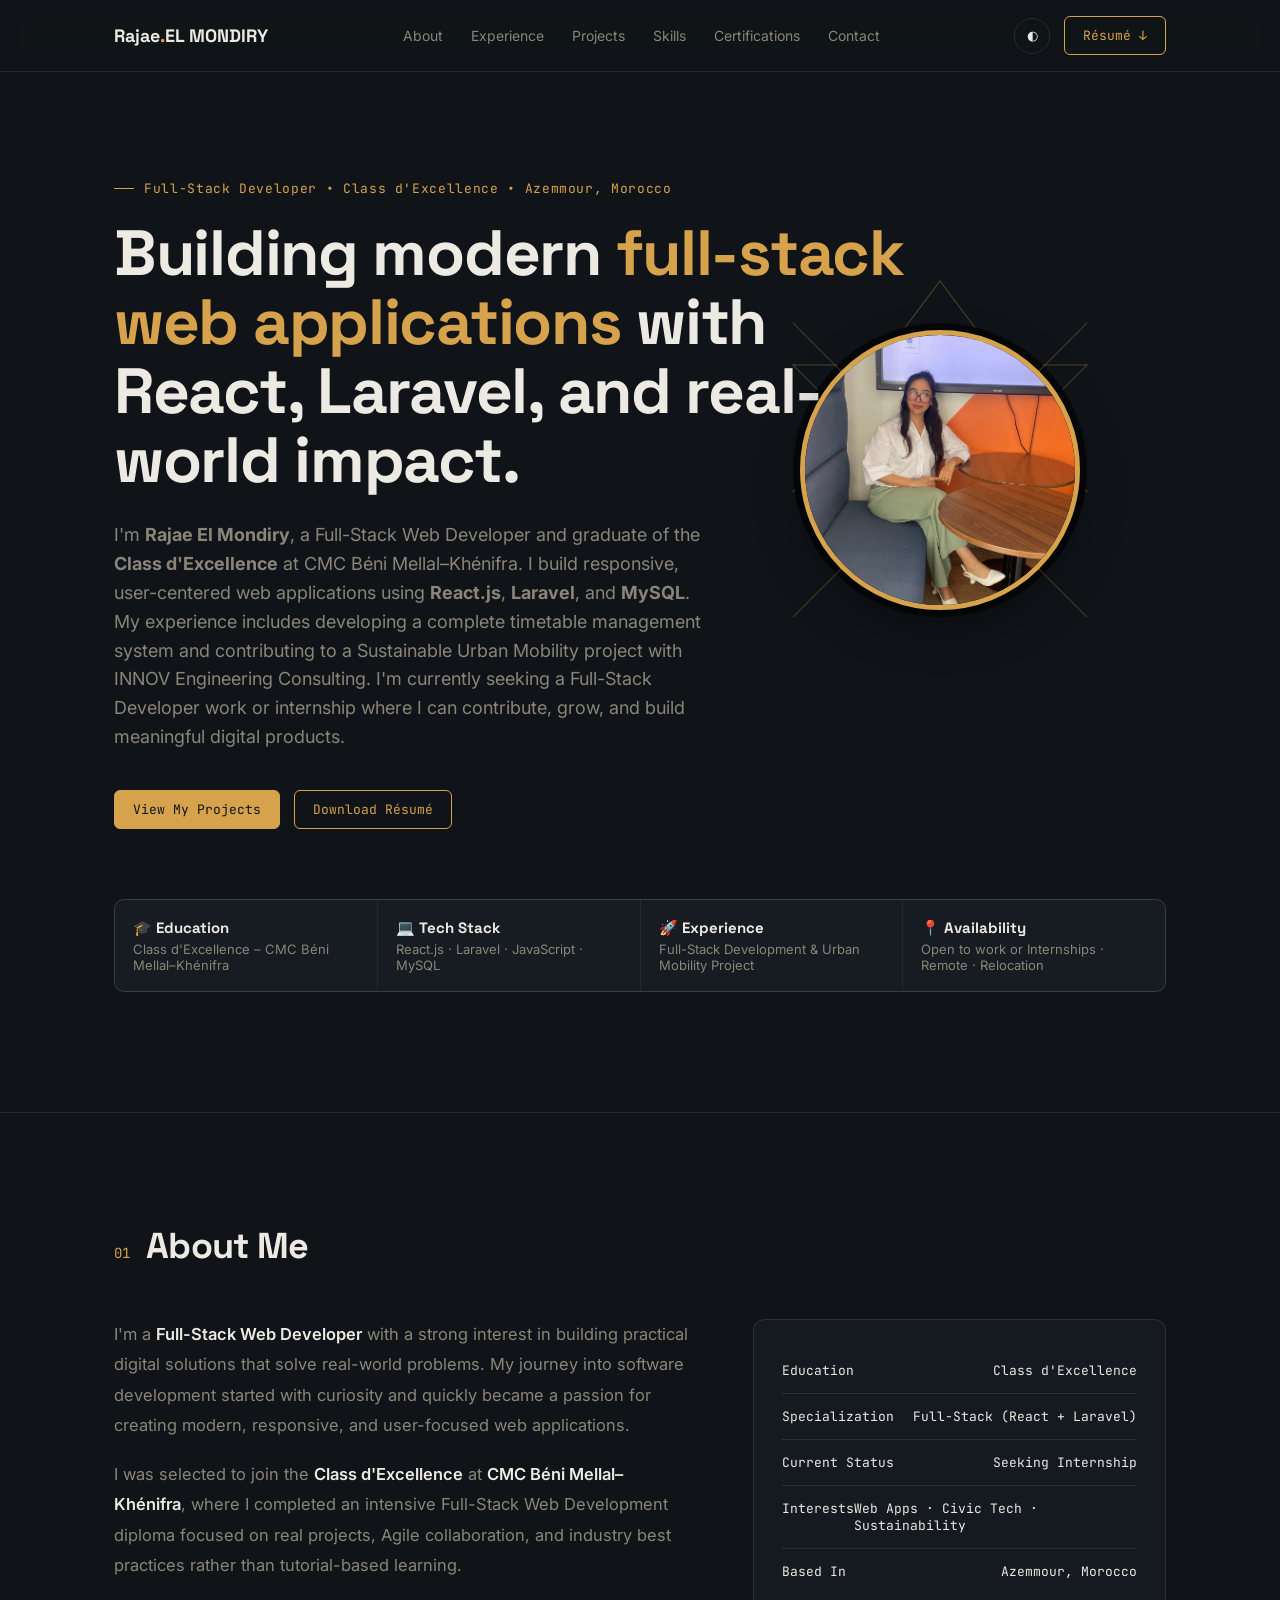
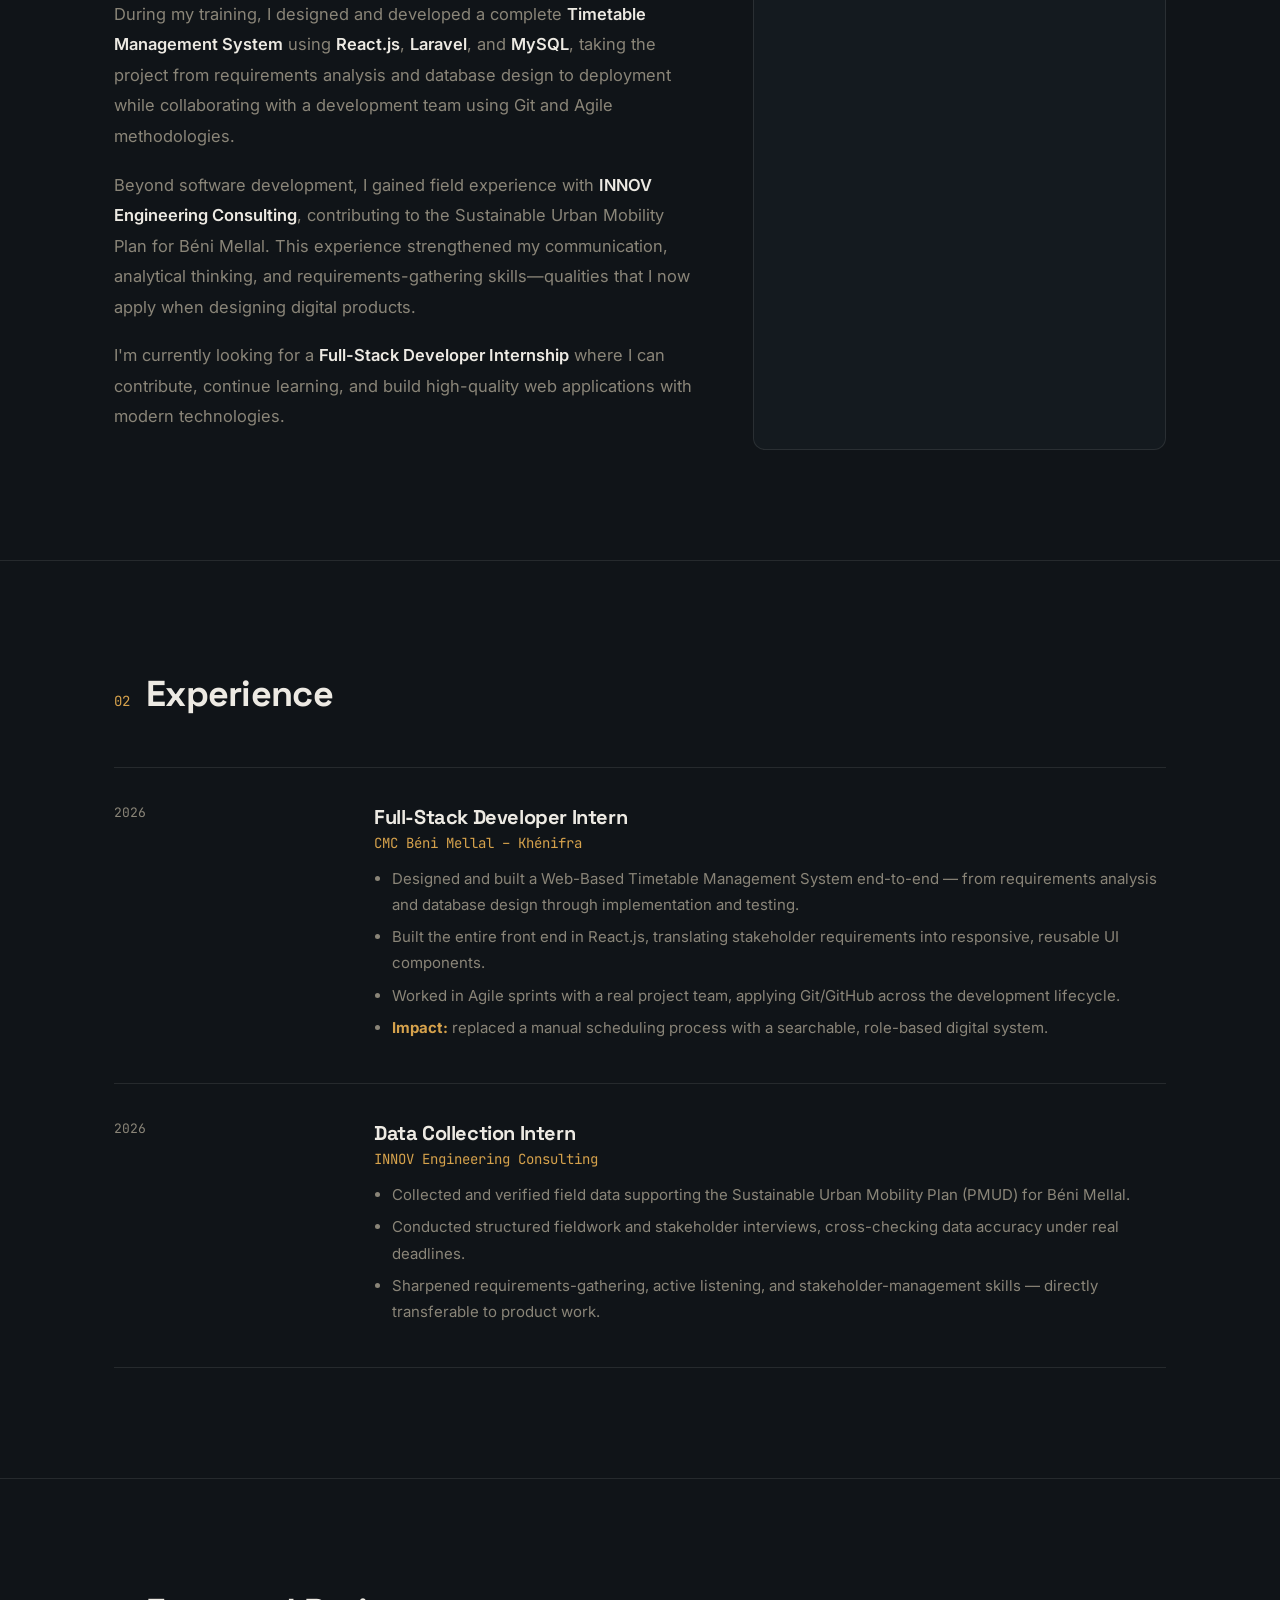
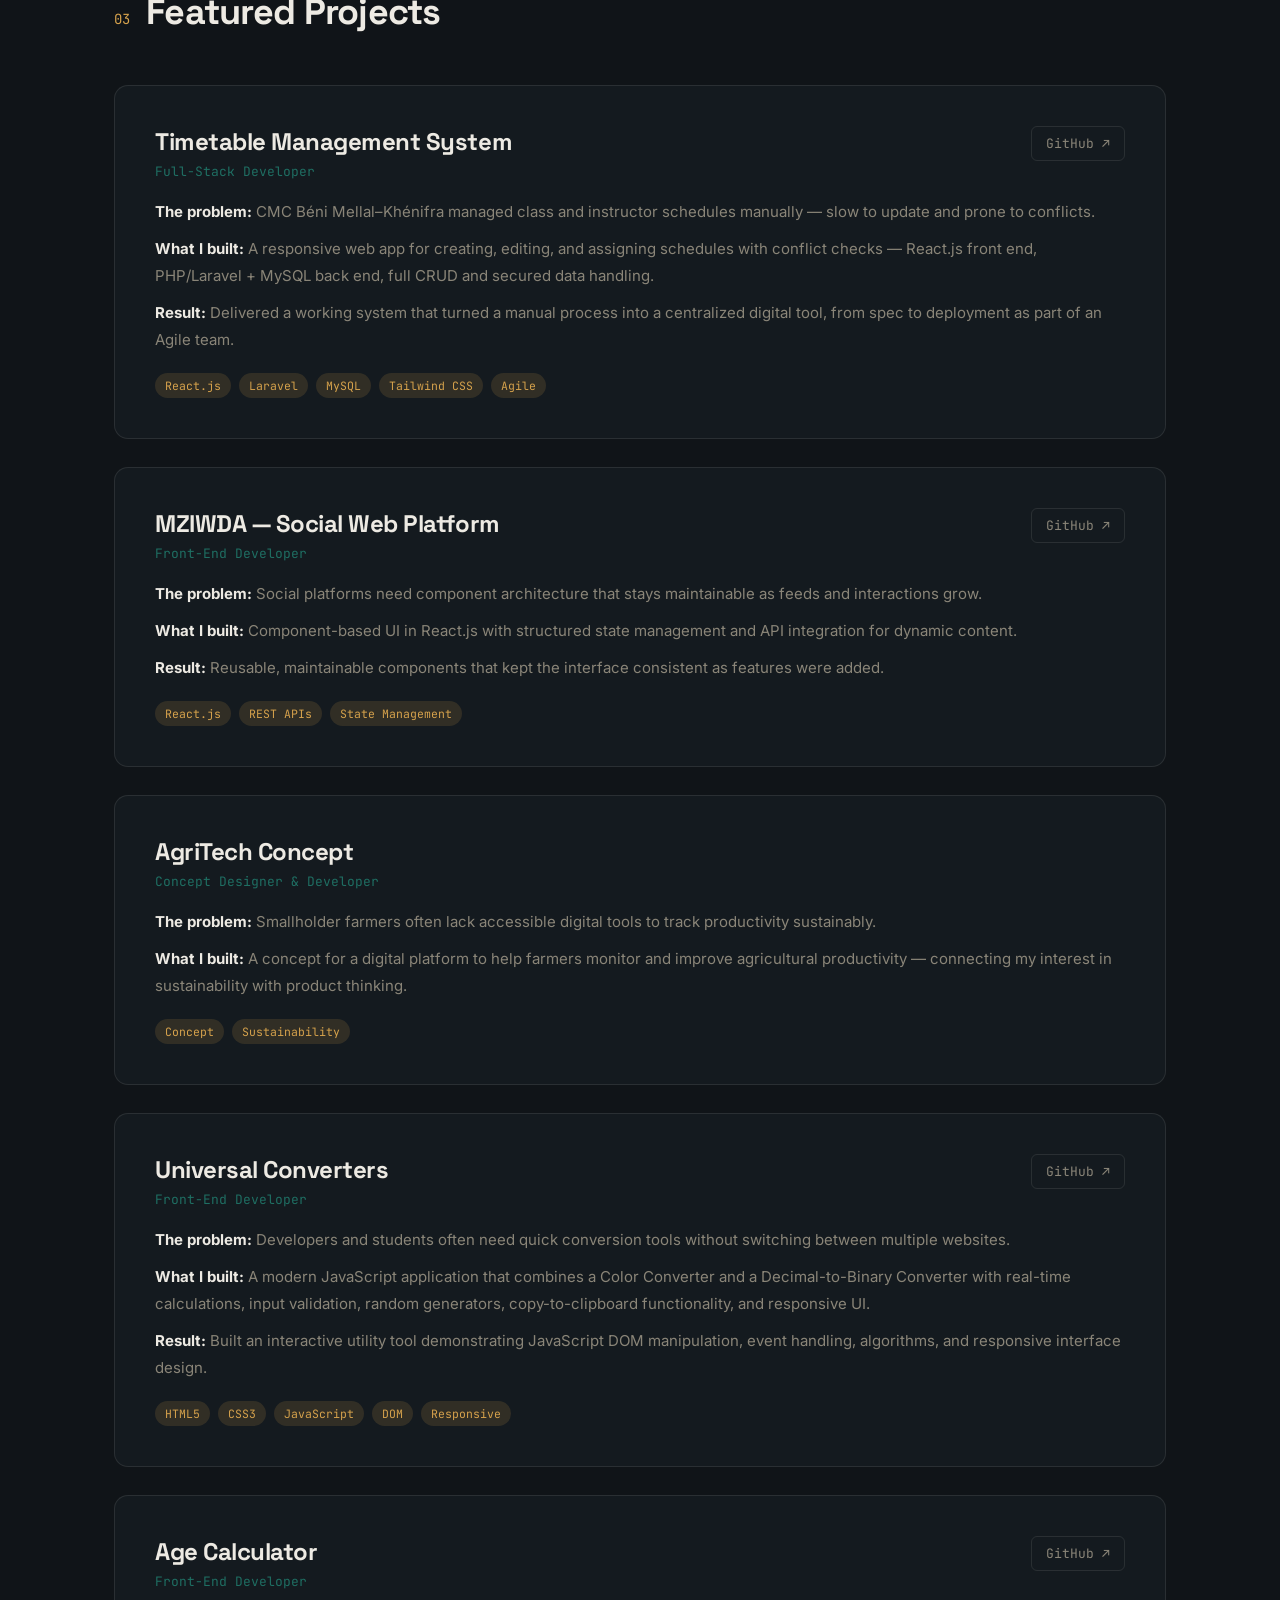
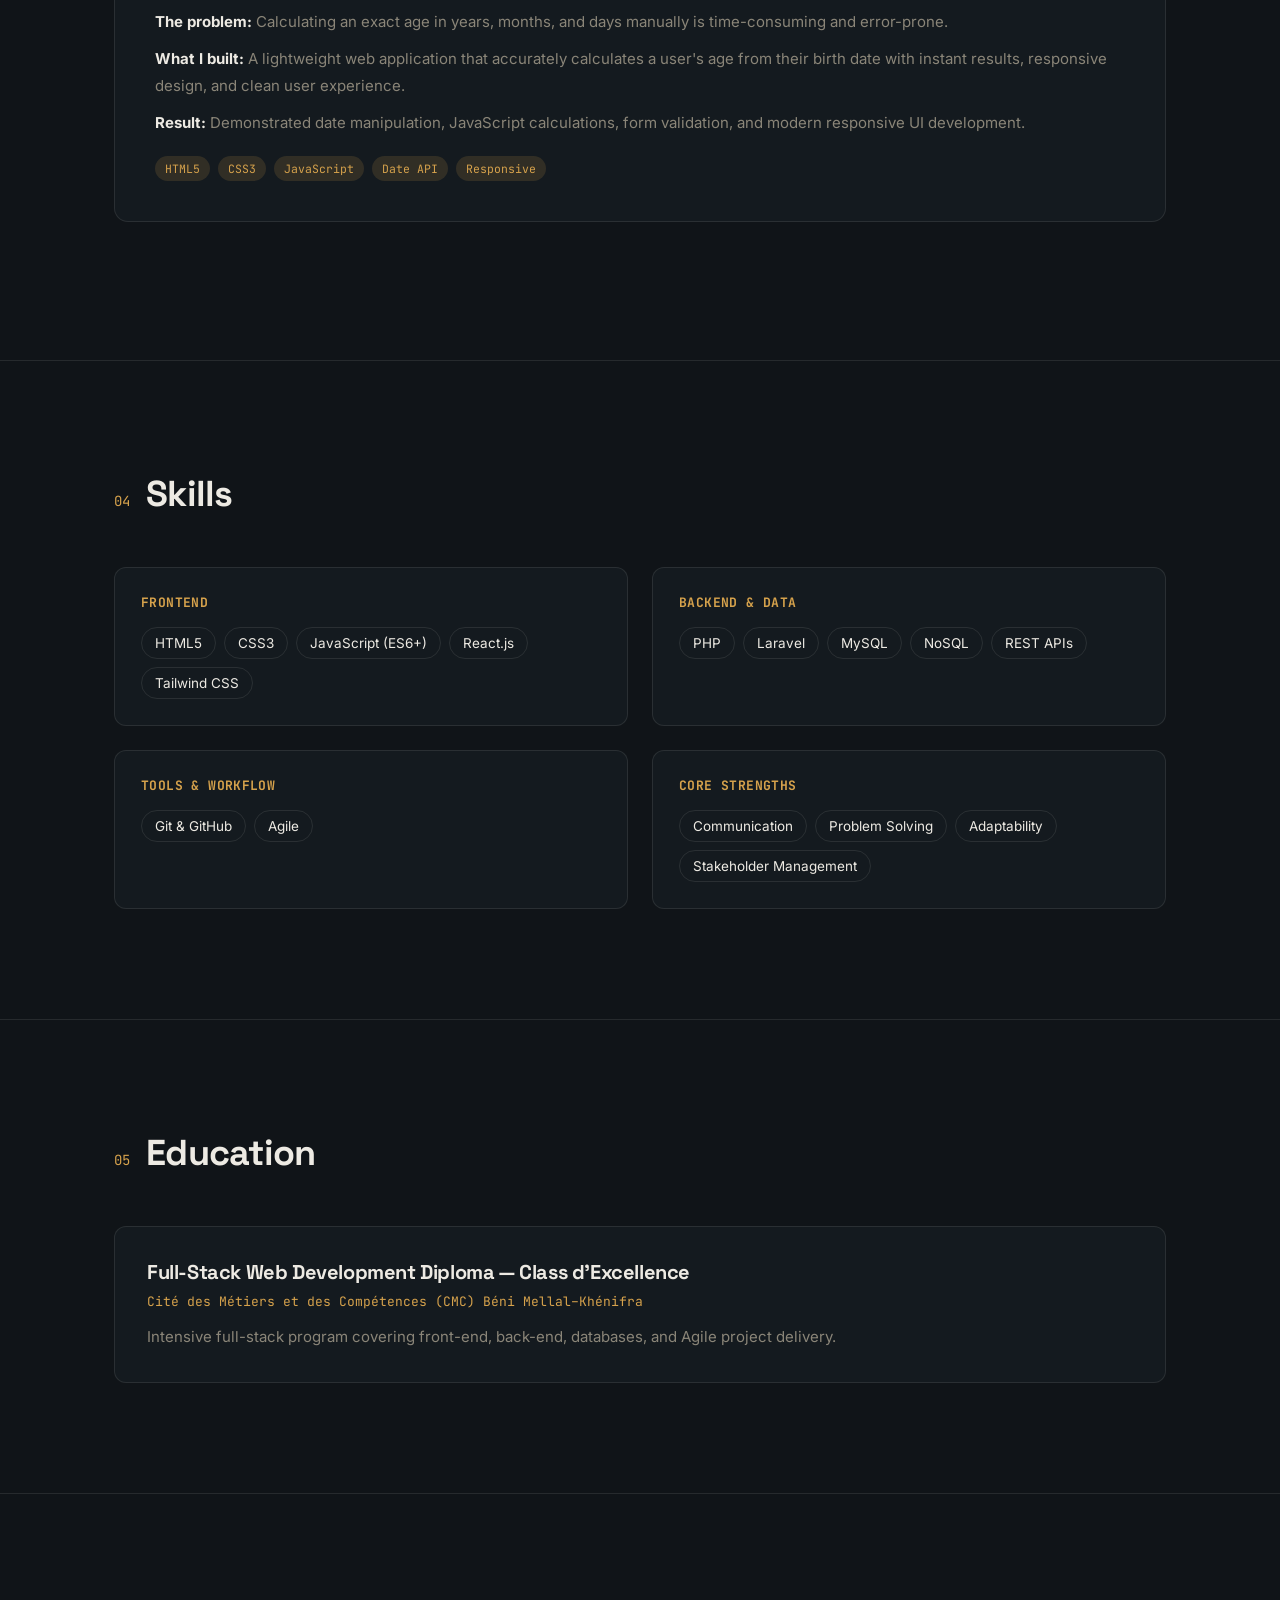
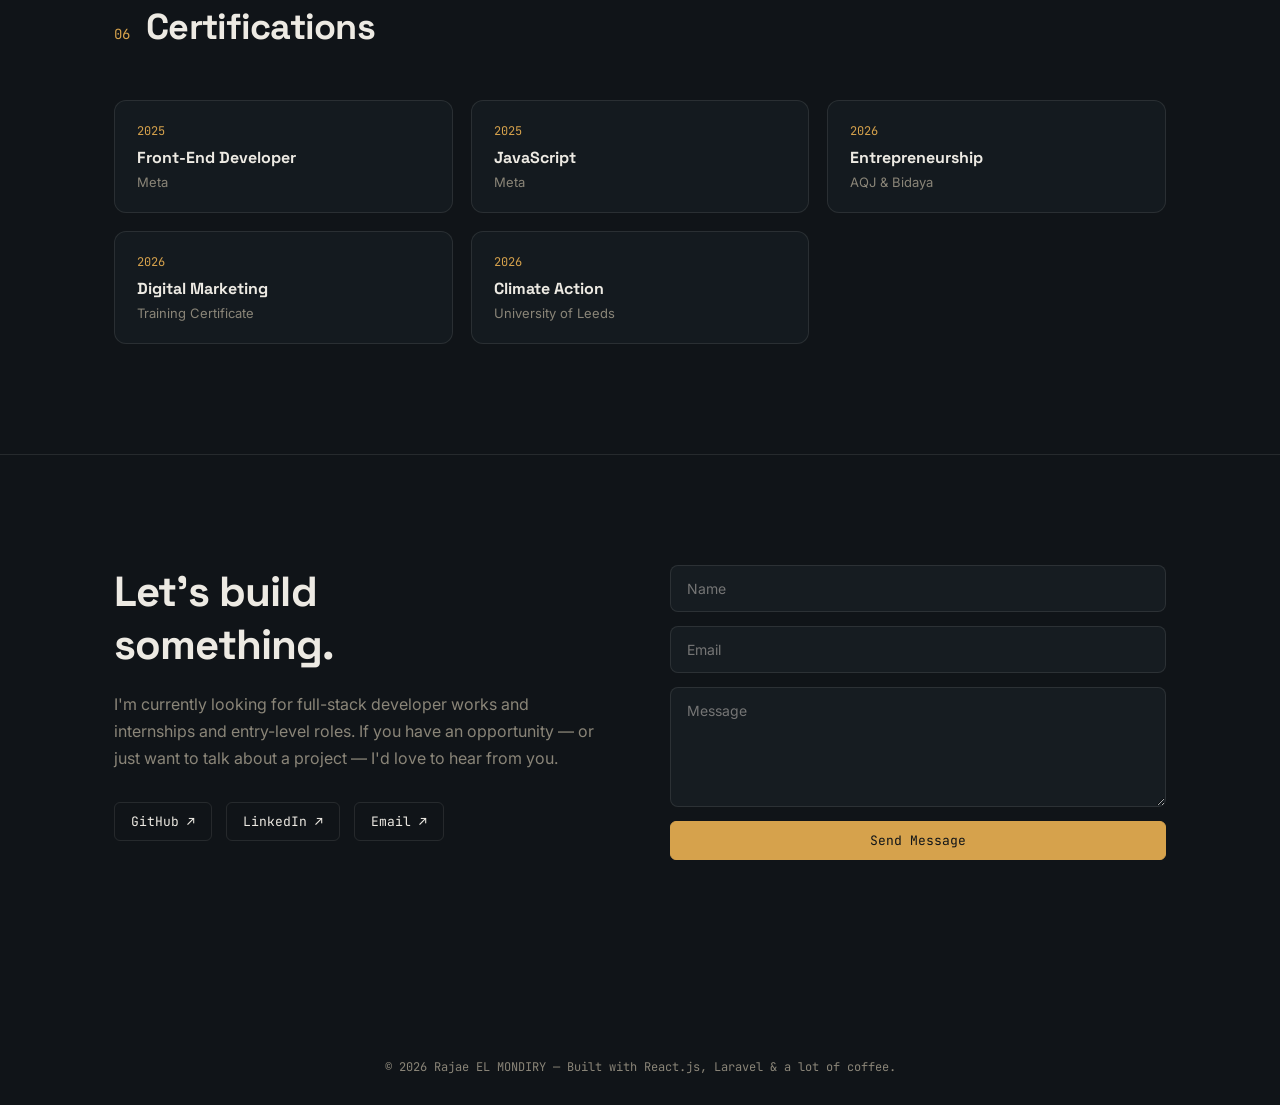
<file: index.html>
<!DOCTYPE html>
<html lang="en">
<head>
<meta charset="UTF-8">
<meta name="viewport" content="width=device-width, initial-scale=1.0">
<title>Rajae El Mondiry — Full-Stack Developer</title>
<meta name="description" content="Full-stack developer specializing in React.js and Laravel. Projects, experience, and certifications. Seeking full-stack internship opportunities.">
<link rel="preconnect" href="https://fonts.googleapis.com">
<link rel="stylesheet" href="style.css">
<link href="https://fonts.googleapis.com/css2?family=Space+Grotesk:wght@500;600;700&family=Inter:wght@400;500;600&family=JetBrains+Mono:wght@400;500&display=swap" rel="stylesheet">

</head>
<body data-theme="dark">

<nav>
  <div class="nav-inner">
    <div class="logo">Rajae<span>.</span>EL MONDIRY</div>
    <div class="nav-links">
      <a href="#about">About</a>
      <a href="#experience">Experience</a>
      <a href="#projects">Projects</a>
      <a href="#skills">Skills</a>
      <a href="#certifications">Certifications</a>
      <a href="#contact">Contact</a>
    </div>
    <div class="nav-actions">
      <button class="theme-btn" id="themeToggle" aria-label="Toggle theme">◐</button>
      <a href="Assets/my_cv_engV.pdf"
   download
   class="btn"
   id="resumeBtn">
   Résumé ↓
</a>
    </div>
  </div>
</nav>

<section class="hero">
  <div class="wrap" style="position:relative;">

    <div class="hero-image">

      <svg class="motif" viewBox="0 0 400 400">
        <g>
          <path d="M200 20 L260 100 L340 100 L280 160 L340 220 L260 220 L200 300 L140 220 L60 220 L120 160 L60 100 L140 100 Z"/>
          <path class="teal" d="M200 60 L240 120 L200 180 L160 120 Z"/>
          <circle cx="200" cy="200" r="140" stroke-dasharray="2 6"/>
          <line x1="60" y1="60" x2="340" y2="340"/>
          <line x1="340" y1="60" x2="60" y2="340"/>
        </g>
      </svg>

      <img src="Assets/picofme.jpeg" alt="Rajae El Mondiry" class="profile-photo">

    </div>

    <div class="eyebrow">
        Full-Stack Developer • Class d'Excellence • Azemmour, Morocco
    </div>

    <h1 class="reveal in">
        Building modern <span class="accent">full-stack web applications</span>
        with React, Laravel, and real-world impact.
    </h1>

    <p class="sub reveal in">
        I'm <strong>Rajae El Mondiry</strong>, a Full-Stack Web Developer and
        graduate of the <strong>Class d'Excellence</strong> at CMC Béni Mellal–Khénifra.
        I build responsive, user-centered web applications using
        <strong>React.js</strong>, <strong>Laravel</strong>, and
        <strong>MySQL</strong>. My experience includes developing a complete
        timetable management system and contributing to a Sustainable Urban
        Mobility project with INNOV Engineering Consulting.
        I'm currently seeking a Full-Stack Developer work or  internship where I can
        contribute, grow, and build meaningful digital products.
    </p>

    <div class="hero-ctas">
        <a href="#projects" class="btn btn-solid">
            View My Projects
        </a>

        <a href="Assets/my_cv_engV.pdf"
           download
           class="btn">
            Download Résumé
        </a>
    </div>

    <div class="quickfacts">

        <div>
            <strong>🎓 Education</strong>
            Class d'Excellence – CMC Béni Mellal–Khénifra
        </div>

        <div>
            <strong>💻 Tech Stack</strong>
            React.js · Laravel · JavaScript · MySQL
        </div>

        <div>
            <strong>🚀 Experience</strong>
            Full-Stack Development & Urban Mobility Project
        </div>

        <div>
            <strong>📍 Availability</strong>
            Open to work or  Internships · Remote · Relocation
        </div>

    </div>

  </div>
</section>
<section id="about">
  <div class="wrap">
    <div class="sec-head">
      <span class="sec-num mono">01</span>
      <h2>About Me</h2>
    </div>

    <div class="about-grid">

      <div class="reveal">

        <p>
          I'm a <strong>Full-Stack Web Developer</strong> with a strong interest
          in building practical digital solutions that solve real-world problems.
          My journey into software development started with curiosity and quickly
          became a passion for creating modern, responsive, and user-focused web
          applications.
        </p>

        <p>
          I was selected to join the
          <strong>Class d'Excellence</strong> at
          <strong>CMC Béni Mellal–Khénifra</strong>, where I completed an
          intensive Full-Stack Web Development diploma focused on real projects,
          Agile collaboration, and industry best practices rather than
          tutorial-based learning.
        </p>

        <p>
          During my training, I designed and developed a complete
          <strong>Timetable Management System</strong> using
          <strong>React.js</strong>,
          <strong>Laravel</strong>, and
          <strong>MySQL</strong>, taking the project from requirements analysis
          and database design to deployment while collaborating with a development
          team using Git and Agile methodologies.
        </p>

        <p>
          Beyond software development, I gained field experience with
          <strong>INNOV Engineering Consulting</strong>, contributing to the
          Sustainable Urban Mobility Plan for Béni Mellal. This experience
          strengthened my communication, analytical thinking, and
          requirements-gathering skills—qualities that I now apply when designing
          digital products.
        </p>

        <p>
          I'm currently looking for a
          <strong>Full-Stack Developer Internship</strong> where I can contribute,
          continue learning, and build high-quality web applications with modern
          technologies.
        </p>

      </div>

      <div class="facts-card reveal">

        <div>
          <span>Education</span>
          <span>Class d'Excellence</span>
        </div>

        <div>
          <span>Specialization</span>
          <span>Full-Stack (React + Laravel)</span>
        </div>

        <div>
          <span>Current Status</span>
          <span>Seeking Internship</span>
        </div>

        <div>
          <span>Interests</span>
          <span>Web Apps · Civic Tech · Sustainability</span>
        </div>

        <div>
          <span>Based In</span>
          <span>Azemmour, Morocco</span>
        </div>

      </div>

    </div>
  </div>
</section>

<section id="experience">
  <div class="wrap">
    <div class="sec-head"><span class="sec-num mono">02</span><h2>Experience</h2></div>

    <div class="exp-item reveal">
      <div class="exp-date">2026</div>
      <div>
        <h3>Full-Stack Developer Intern</h3>
        <div class="org">CMC Béni Mellal – Khénifra</div>
        <ul>
          <li>Designed and built a Web-Based Timetable Management System end-to-end — from requirements analysis and database design through implementation and testing.</li>
          <li>Built the entire front end in React.js, translating stakeholder requirements into responsive, reusable UI components.</li>
          <li>Worked in Agile sprints with a real project team, applying Git/GitHub across the development lifecycle.</li>
          <li><b style="color:var(--gold)">Impact:</b> replaced a manual scheduling process with a searchable, role-based digital system.</li>
        </ul>
      </div>
    </div>

    <div class="exp-item reveal">
      <div class="exp-date">2026</div>
      <div>
        <h3>Data Collection Intern</h3>
        <div class="org">INNOV Engineering Consulting</div>
        <ul>
          <li>Collected and verified field data supporting the Sustainable Urban Mobility Plan (PMUD) for Béni Mellal.</li>
          <li>Conducted structured fieldwork and stakeholder interviews, cross-checking data accuracy under real deadlines.</li>
          <li>Sharpened requirements-gathering, active listening, and stakeholder-management skills — directly transferable to product work.</li>
        </ul>
      </div>
    </div>
  </div>
</section>

<section id="projects">
  <div class="wrap">
    <div class="sec-head"><span class="sec-num mono">03</span><h2>Featured Projects</h2></div>

    <div class="project reveal">
      <div class="project-top">
        <div><h3>Timetable Management System</h3><div class="role">Full-Stack Developer</div></div>
        <div class="project-links"><a href="#">GitHub ↗</a></div>
      </div>
      <div class="project-body">
        <p><b>The problem:</b> CMC Béni Mellal–Khénifra managed class and instructor schedules manually — slow to update and prone to conflicts.</p>
        <p style="margin-top:10px"><b>What I built:</b> A responsive web app for creating, editing, and assigning schedules with conflict checks — React.js front end, PHP/Laravel + MySQL back end, full CRUD and secured data handling.</p>
        <p style="margin-top:10px"><b>Result:</b> Delivered a working system that turned a manual process into a centralized digital tool, from spec to deployment as part of an Agile team.</p>
      </div>
      <div class="tags"><span class="tag">React.js</span><span class="tag">Laravel</span><span class="tag">MySQL</span><span class="tag">Tailwind CSS</span><span class="tag">Agile</span></div>
    </div>

    <div class="project reveal">
      <div class="project-top">
        <div><h3>MZIWDA — Social Web Platform</h3><div class="role">Front-End Developer</div></div>
        <div class="project-links"><a href="https://github.com/RajaeElmondiry/MZIWDA">GitHub ↗</a></div>
      </div>
      <div class="project-body">
        <p><b>The problem:</b> Social platforms need component architecture that stays maintainable as feeds and interactions grow.</p>
        <p style="margin-top:10px"><b>What I built:</b> Component-based UI in React.js with structured state management and API integration for dynamic content.</p>
        <p style="margin-top:10px"><b>Result:</b> Reusable, maintainable components that kept the interface consistent as features were added.</p>
      </div>
      <div class="tags"><span class="tag">React.js</span><span class="tag">REST APIs</span><span class="tag">State Management</span></div>
    </div>

    <div class="project reveal">
      <div class="project-top">
        <div><h3>AgriTech Concept</h3><div class="role">Concept Designer & Developer</div></div>
      </div>
      <div class="project-body">
        <p><b>The problem:</b> Smallholder farmers often lack accessible digital tools to track productivity sustainably.</p>
        <p style="margin-top:10px"><b>What I built:</b> A concept for a digital platform to help farmers monitor and improve agricultural productivity — connecting my interest in sustainability with product thinking.</p>
      </div>
      <div class="tags"><span class="tag">Concept</span><span class="tag">Sustainability</span></div>
    </div>
    <div class="project reveal">
  <div class="project-top">
    <div>
      <h3>Universal Converters</h3>
      <div class="role">Front-End Developer</div>
    </div>

    <div class="project-links">
      <a href="https://github.com/RajaeElmondiry/Universal-Converters-Color-Binary-Tools" target="_blank">
        GitHub ↗
      </a>
    </div>
  </div>

  <div class="project-body">
    <p>
      <b>The problem:</b>
      Developers and students often need quick conversion tools without switching
      between multiple websites.
    </p>

    <p style="margin-top:10px">
      <b>What I built:</b>
      A modern JavaScript application that combines a Color Converter and a
      Decimal-to-Binary Converter with real-time calculations, input validation,
      random generators, copy-to-clipboard functionality, and responsive UI.
    </p>

    <p style="margin-top:10px">
      <b>Result:</b>
      Built an interactive utility tool demonstrating JavaScript DOM manipulation,
      event handling, algorithms, and responsive interface design.
    </p>
  </div>

  <div class="tags">
    <span class="tag">HTML5</span>
    <span class="tag">CSS3</span>
    <span class="tag">JavaScript</span>
    <span class="tag">DOM</span>
    <span class="tag">Responsive</span>
  </div>
</div>
<div class="project reveal">
  <div class="project-top">
    <div>
      <h3>Age Calculator</h3>
      <div class="role">Front-End Developer</div>
    </div>

    <div class="project-links">
      <a href="https://github.com/RajaeElmondiry/age-calculator" target="_blank">
        GitHub ↗
      </a>
    </div>
  </div>

  <div class="project-body">
    <p>
      <b>The problem:</b>
      Calculating an exact age in years, months, and days manually is time-consuming
      and error-prone.
    </p>

    <p style="margin-top:10px">
      <b>What I built:</b>
      A lightweight web application that accurately calculates a user's age from
      their birth date with instant results, responsive design, and clean user
      experience.
    </p>

    <p style="margin-top:10px">
      <b>Result:</b>
      Demonstrated date manipulation, JavaScript calculations, form validation,
      and modern responsive UI development.
    </p>
  </div>

  <div class="tags">
    <span class="tag">HTML5</span>
    <span class="tag">CSS3</span>
    <span class="tag">JavaScript</span>
    <span class="tag">Date API</span>
    <span class="tag">Responsive</span>
  </div>
</div>

  </div>
</section>

<section id="skills">
  <div class="wrap">
    <div class="sec-head"><span class="sec-num mono">04</span><h2>Skills</h2></div>
    <div class="skills-grid">
      <div class="skill-card reveal">
        <h4>FRONTEND</h4>
        <div class="skill-list">
          <span class="skill-pill">HTML5</span><span class="skill-pill">CSS3</span><span class="skill-pill">JavaScript (ES6+)</span><span class="skill-pill">React.js</span><span class="skill-pill">Tailwind CSS</span>
        </div>
      </div>
      <div class="skill-card reveal">
        <h4>BACKEND & DATA</h4>
        <div class="skill-list">
          <span class="skill-pill">PHP</span><span class="skill-pill">Laravel</span><span class="skill-pill">MySQL</span><span class="skill-pill">NoSQL</span><span class="skill-pill">REST APIs</span>
        </div>
      </div>
      <div class="skill-card reveal">
        <h4>TOOLS & WORKFLOW</h4>
        <div class="skill-list">
          <span class="skill-pill">Git & GitHub</span><span class="skill-pill">Agile</span>
        </div>
      </div>
      <div class="skill-card reveal">
        <h4>CORE STRENGTHS</h4>
        <div class="skill-list">
          <span class="skill-pill">Communication</span><span class="skill-pill">Problem Solving</span><span class="skill-pill">Adaptability</span><span class="skill-pill">Stakeholder Management</span>
        </div>
      </div>
    </div>
  </div>
</section>

<section id="education">
  <div class="wrap">
    <div class="sec-head"><span class="sec-num mono">05</span><h2>Education</h2></div>
    <div class="edu-card reveal">
      <h3>Full-Stack Web Development Diploma — Class d'Excellence</h3>
      <div class="org">Cité des Métiers et des Compétences (CMC) Béni Mellal–Khénifra</div>
      <p>Intensive full-stack program covering front-end, back-end, databases, and Agile project delivery.</p>
    </div>
  </div>
</section>

<section id="certifications">
  <div class="wrap">
    <div class="sec-head"><span class="sec-num mono">06</span><h2>Certifications</h2></div>
    <div class="cert-grid">
      <div class="cert reveal"><div class="yr">2025</div><h4>Front-End Developer</h4><p>Meta</p></div>
      <div class="cert reveal"><div class="yr">2025</div><h4>JavaScript</h4><p>Meta</p></div>
      <div class="cert reveal"><div class="yr">2026</div><h4>Entrepreneurship</h4><p>AQJ & Bidaya</p></div>
      <div class="cert reveal"><div class="yr">2026</div><h4>Digital Marketing</h4><p>Training Certificate</p></div>
      <div class="cert reveal"><div class="yr">2026</div><h4>Climate Action</h4><p>University of Leeds</p></div>
    </div>
  </div>
</section>

<section id="contact" style="border-bottom:none;">
  <div class="wrap">
    <div class="contact-inner">
      <div class="reveal">
        <h2>Let's build<br>something.</h2>
        <p>I'm currently looking for full-stack developer  works and internships  and entry-level roles. If you have an opportunity — or just want to talk about a project — I'd love to hear from you.</p>
        <div class="social-row">
          <a href="https://github.com/RajaeElmondiry" target="_blank">GitHub ↗</a>
          <a href="https://www.linkedin.com/in/rajae-elmondiry" target="_blank">LinkedIn ↗</a>          
          <a href="mailto:elmondiryrajae@gmail.com">Email ↗</a>
        </div>
      </div>
   <form id="contact-form" action="https://formspree.io/f/mjgnydrq" method="POST">

    <input type="text" name="name" placeholder="Name" required>

    <input type="email" name="email" placeholder="Email" required>

    <textarea name="message" placeholder="Message" required></textarea>

    <button type="submit" class="btn btn-solid">
        Send Message
    </button>

    <p id="status"></p>

</form>
    </div>
  </div>
</section>

<footer>© 2026 Rajae EL MONDIRY — Built with React.js, Laravel & a lot of coffee.</footer>

<script>
  const toggle = document.getElementById('themeToggle');
  toggle.addEventListener('click', () => {
    const body = document.body;
    const next = body.getAttribute('data-theme') === 'dark' ? 'light' : 'dark';
    body.setAttribute('data-theme', next);
    toggle.textContent = next === 'dark' ? '◐' : '◑';
  });

  const io = new IntersectionObserver((entries) => {
    entries.forEach(e => { if(e.isIntersecting){ e.target.classList.add('in'); io.unobserve(e.target); } });
  }, {threshold:.15});
  document.querySelectorAll('.reveal').forEach(el => io.observe(el));
  // Contact Form
const form = document.getElementById("contact-form");
const status = document.getElementById("status");

form.addEventListener("submit", async (e) => {
    e.preventDefault();

    const data = new FormData(form);

    const response = await fetch(form.action, {
        method: "POST",
        body: data,
        headers: {
            Accept: "application/json"
        }
    });

    if (response.ok) {
        status.textContent = "✅ Thank you! Your message has been sent successfully.";
        status.style.color = "#2ecc71";
        form.reset();
    } else {
        status.textContent = "❌ Something went wrong. Please try again.";
        status.style.color = "#e74c3c";
    }
});
</script>

</body>
</html>
</file>
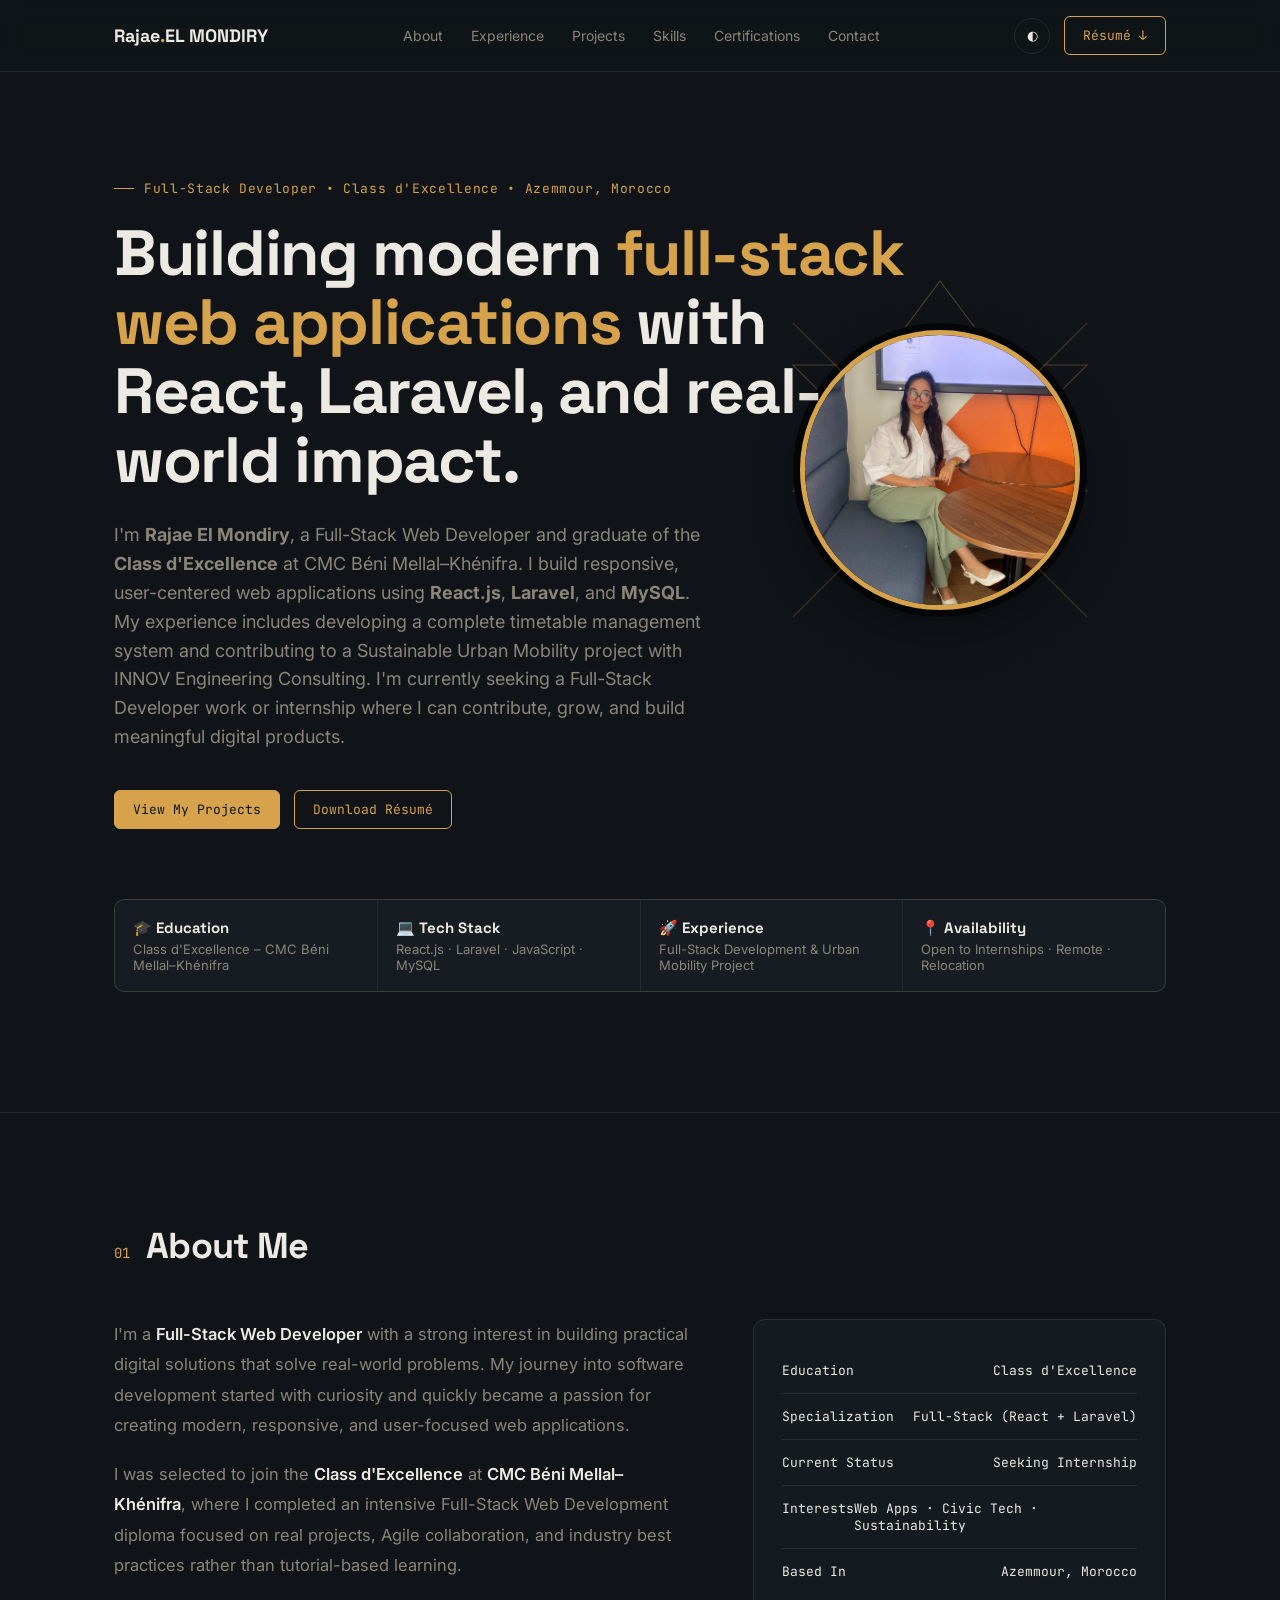
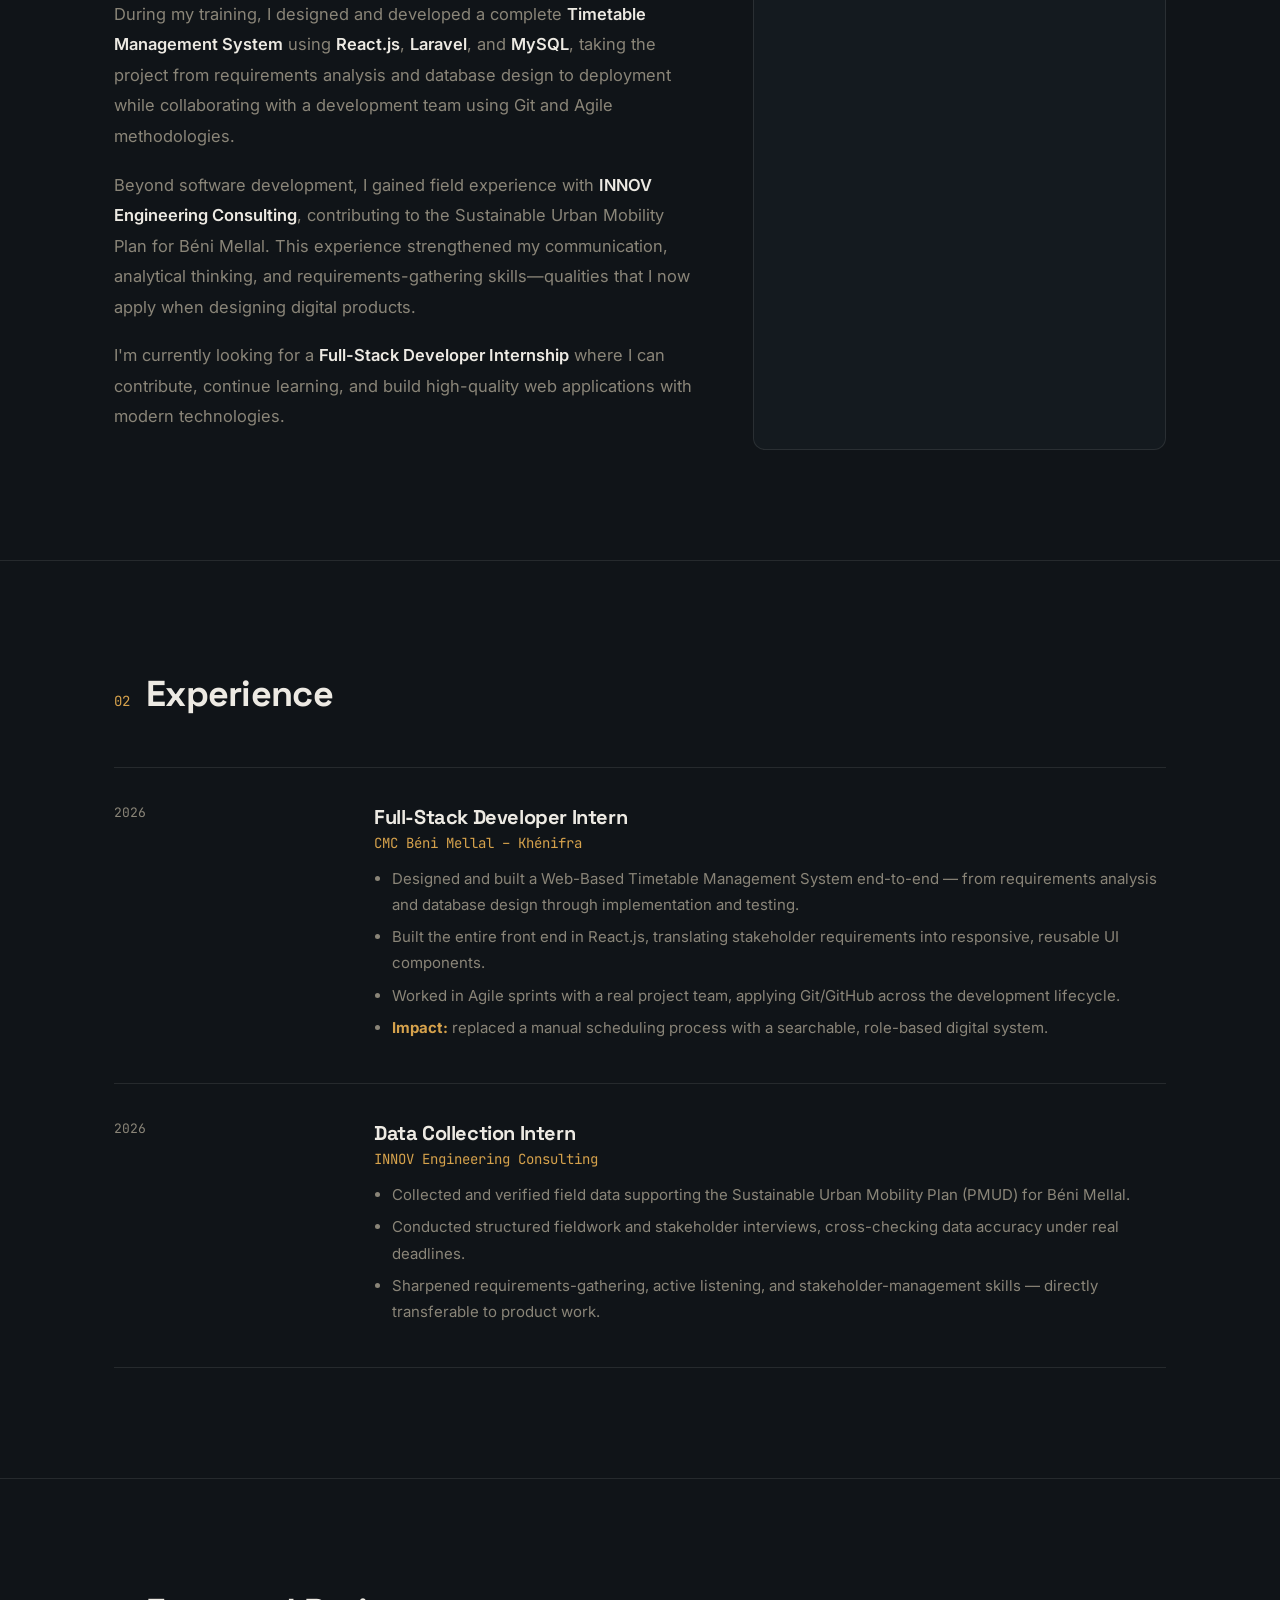
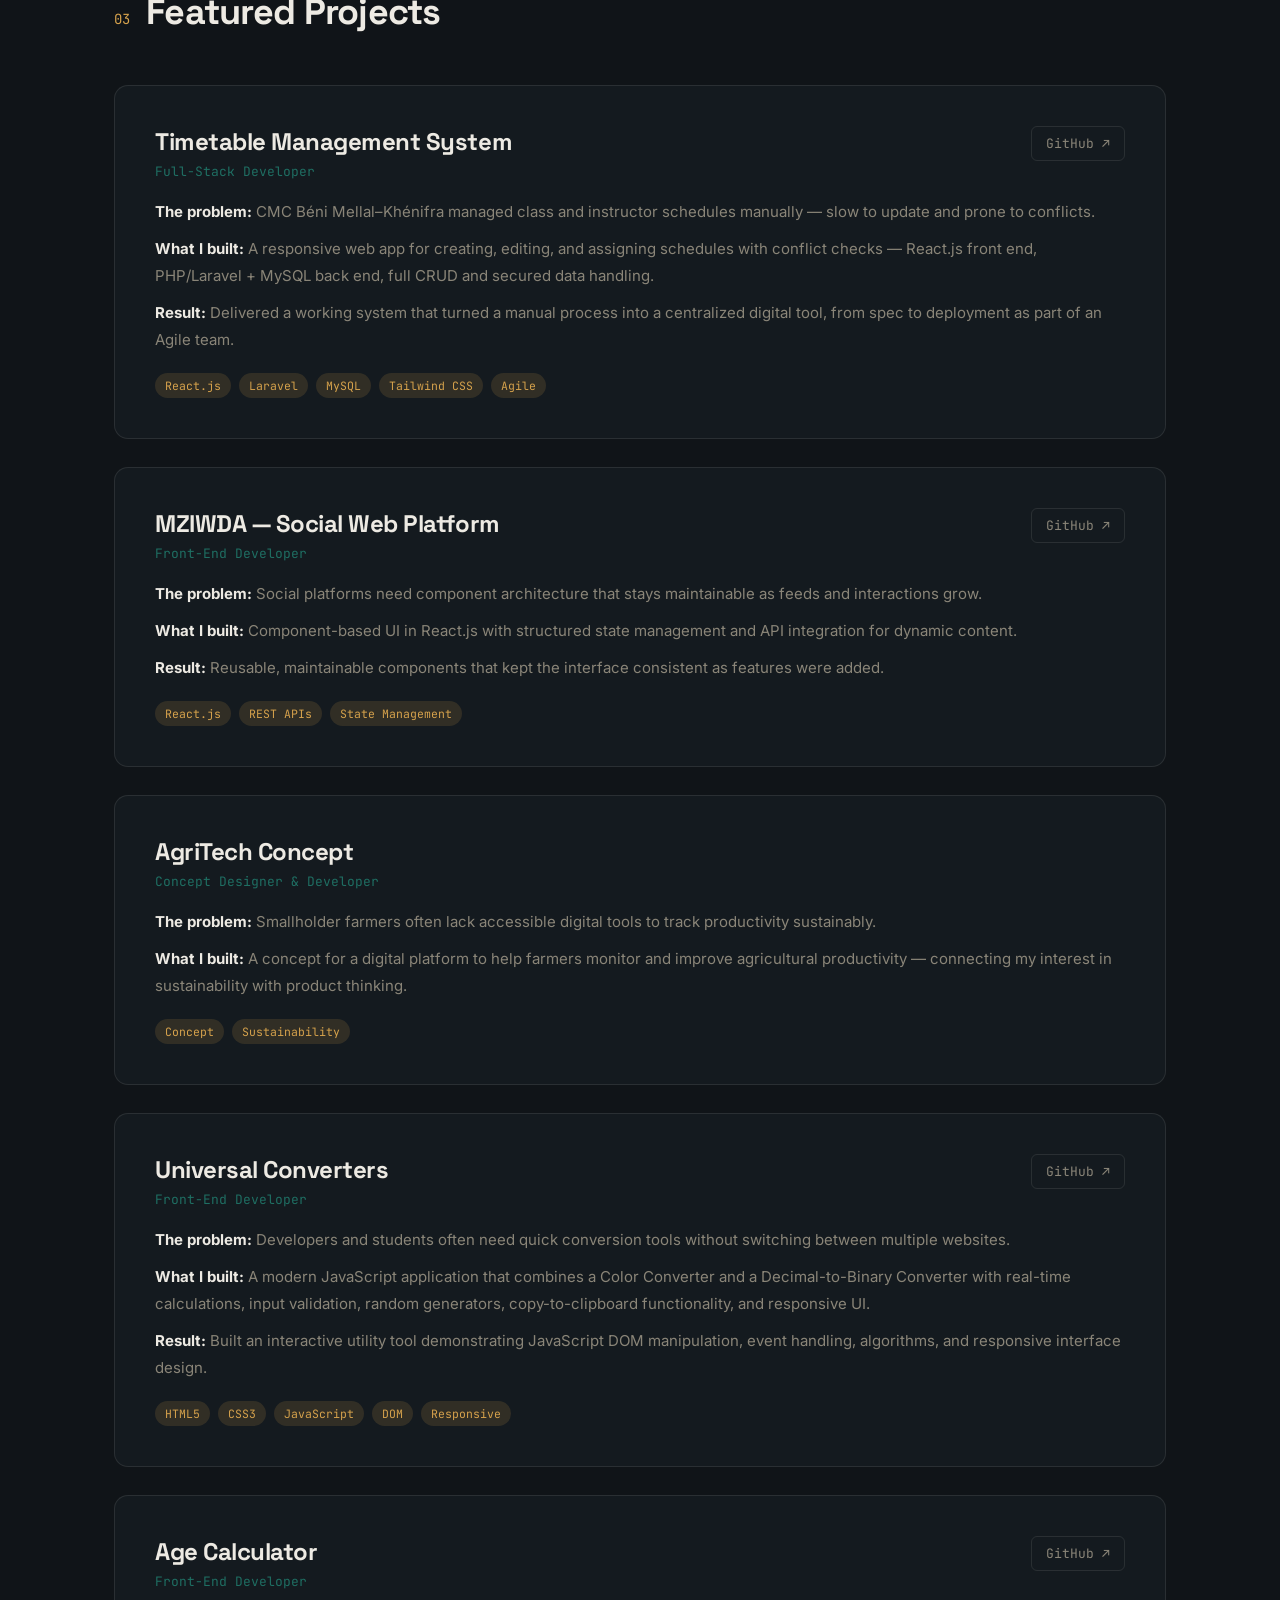
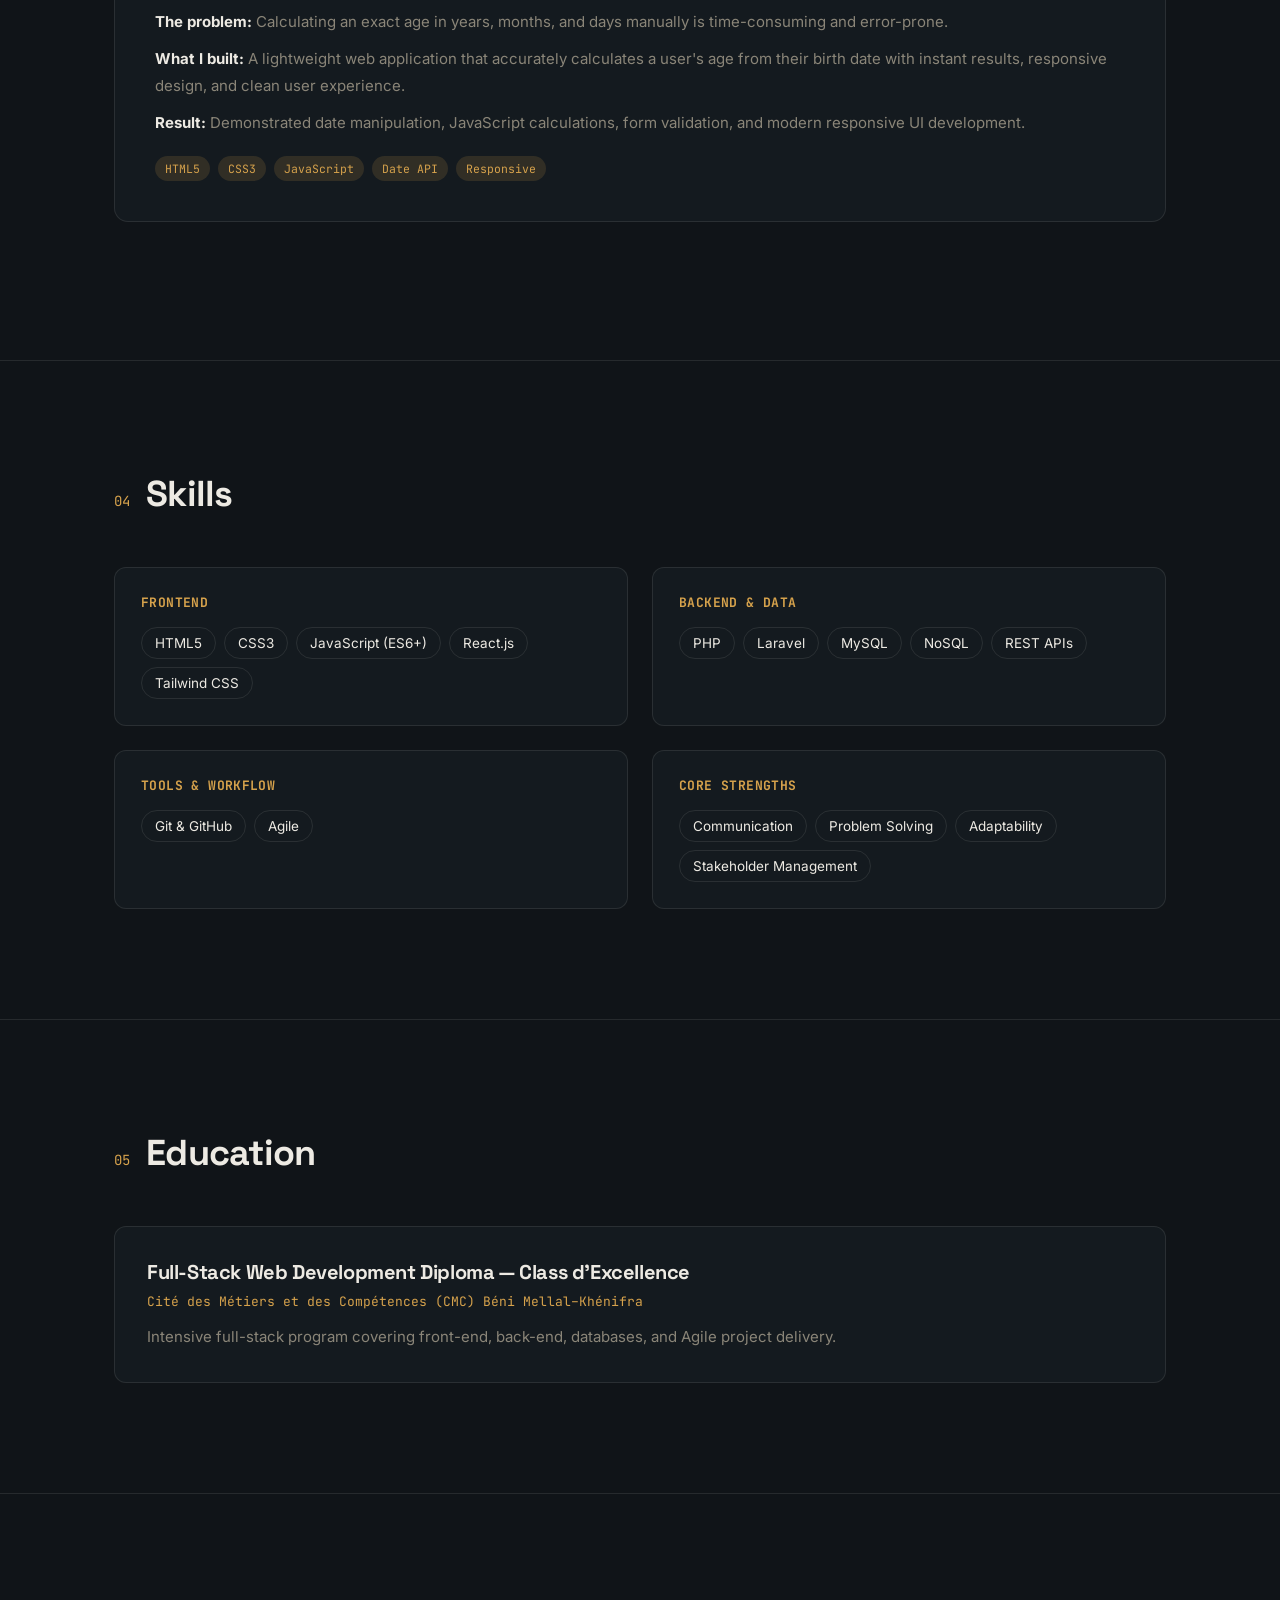
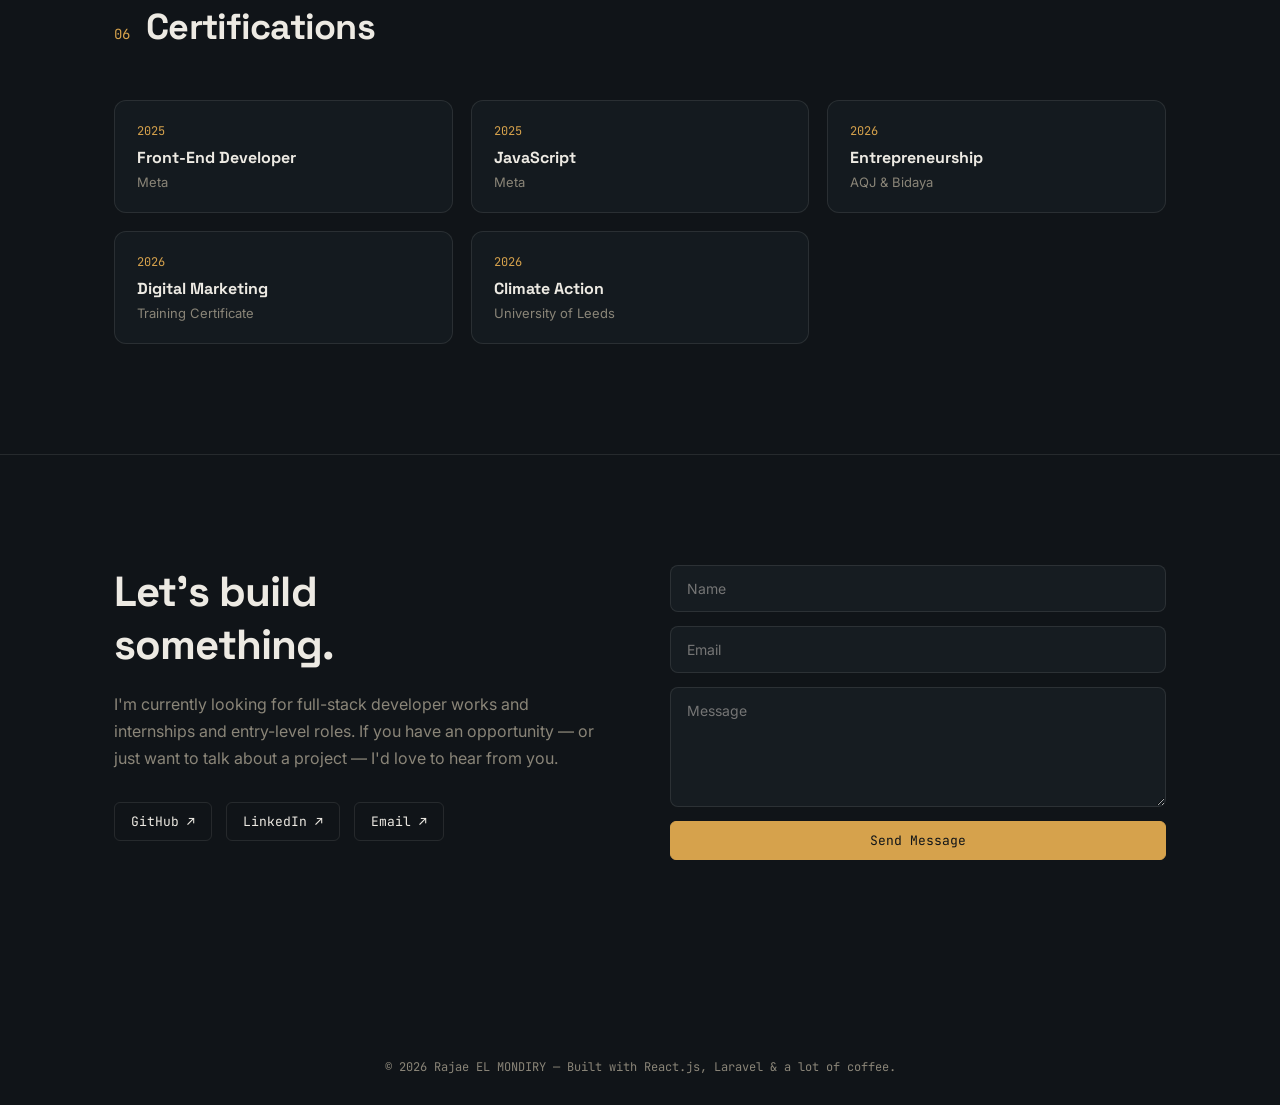
<file: portfolio.html>
<!DOCTYPE html>
<html lang="en">
<head>
<meta charset="UTF-8">
<meta name="viewport" content="width=device-width, initial-scale=1.0">
<title>Rajae El Mondiry — Full-Stack Developer</title>
<meta name="description" content="Full-stack developer specializing in React.js and Laravel. Projects, experience, and certifications. Seeking full-stack internship opportunities.">
<link rel="preconnect" href="https://fonts.googleapis.com">
<link rel="stylesheet" href="style.css">
<link href="https://fonts.googleapis.com/css2?family=Space+Grotesk:wght@500;600;700&family=Inter:wght@400;500;600&family=JetBrains+Mono:wght@400;500&display=swap" rel="stylesheet">

</head>
<body data-theme="dark">

<nav>
  <div class="nav-inner">
    <div class="logo">Rajae<span>.</span>EL MONDIRY</div>
    <div class="nav-links">
      <a href="#about">About</a>
      <a href="#experience">Experience</a>
      <a href="#projects">Projects</a>
      <a href="#skills">Skills</a>
      <a href="#certifications">Certifications</a>
      <a href="#contact">Contact</a>
    </div>
    <div class="nav-actions">
      <button class="theme-btn" id="themeToggle" aria-label="Toggle theme">◐</button>
      <a href="CV_Rajae_El_Mondiry (2) - Copy.pdf"
   download
   class="btn"
   id="resumeBtn">
   Résumé ↓
</a>
    </div>
  </div>
</nav>

<section class="hero">
  <div class="wrap" style="position:relative;">

    <div class="hero-image">

      <svg class="motif" viewBox="0 0 400 400">
        <g>
          <path d="M200 20 L260 100 L340 100 L280 160 L340 220 L260 220 L200 300 L140 220 L60 220 L120 160 L60 100 L140 100 Z"/>
          <path class="teal" d="M200 60 L240 120 L200 180 L160 120 Z"/>
          <circle cx="200" cy="200" r="140" stroke-dasharray="2 6"/>
          <line x1="60" y1="60" x2="340" y2="340"/>
          <line x1="340" y1="60" x2="60" y2="340"/>
        </g>
      </svg>

      <img src="picofme.jpeg" alt="Rajae El Mondiry" class="profile-photo">

    </div>

    <div class="eyebrow">
        Full-Stack Developer • Class d'Excellence • Azemmour, Morocco
    </div>

    <h1 class="reveal in">
        Building modern <span class="accent">full-stack web applications</span>
        with React, Laravel, and real-world impact.
    </h1>

    <p class="sub reveal in">
        I'm <strong>Rajae El Mondiry</strong>, a Full-Stack Web Developer and
        graduate of the <strong>Class d'Excellence</strong> at CMC Béni Mellal–Khénifra.
        I build responsive, user-centered web applications using
        <strong>React.js</strong>, <strong>Laravel</strong>, and
        <strong>MySQL</strong>. My experience includes developing a complete
        timetable management system and contributing to a Sustainable Urban
        Mobility project with INNOV Engineering Consulting.
        I'm currently seeking a Full-Stack Developer work or  internship where I can
        contribute, grow, and build meaningful digital products.
    </p>

    <div class="hero-ctas">
        <a href="#projects" class="btn btn-solid">
            View My Projects
        </a>

        <a href="CV_Rajae_El_Mondiry (2) - Copy.pdf"
           download
           class="btn">
            Download Résumé
        </a>
    </div>

    <div class="quickfacts">

        <div>
            <strong>🎓 Education</strong>
            Class d'Excellence – CMC Béni Mellal–Khénifra
        </div>

        <div>
            <strong>💻 Tech Stack</strong>
            React.js · Laravel · JavaScript · MySQL
        </div>

        <div>
            <strong>🚀 Experience</strong>
            Full-Stack Development & Urban Mobility Project
        </div>

        <div>
            <strong>📍 Availability</strong>
            Open to Internships · Remote · Relocation
        </div>

    </div>

  </div>
</section>
<section id="about">
  <div class="wrap">
    <div class="sec-head">
      <span class="sec-num mono">01</span>
      <h2>About Me</h2>
    </div>

    <div class="about-grid">

      <div class="reveal">

        <p>
          I'm a <strong>Full-Stack Web Developer</strong> with a strong interest
          in building practical digital solutions that solve real-world problems.
          My journey into software development started with curiosity and quickly
          became a passion for creating modern, responsive, and user-focused web
          applications.
        </p>

        <p>
          I was selected to join the
          <strong>Class d'Excellence</strong> at
          <strong>CMC Béni Mellal–Khénifra</strong>, where I completed an
          intensive Full-Stack Web Development diploma focused on real projects,
          Agile collaboration, and industry best practices rather than
          tutorial-based learning.
        </p>

        <p>
          During my training, I designed and developed a complete
          <strong>Timetable Management System</strong> using
          <strong>React.js</strong>,
          <strong>Laravel</strong>, and
          <strong>MySQL</strong>, taking the project from requirements analysis
          and database design to deployment while collaborating with a development
          team using Git and Agile methodologies.
        </p>

        <p>
          Beyond software development, I gained field experience with
          <strong>INNOV Engineering Consulting</strong>, contributing to the
          Sustainable Urban Mobility Plan for Béni Mellal. This experience
          strengthened my communication, analytical thinking, and
          requirements-gathering skills—qualities that I now apply when designing
          digital products.
        </p>

        <p>
          I'm currently looking for a
          <strong>Full-Stack Developer Internship</strong> where I can contribute,
          continue learning, and build high-quality web applications with modern
          technologies.
        </p>

      </div>

      <div class="facts-card reveal">

        <div>
          <span>Education</span>
          <span>Class d'Excellence</span>
        </div>

        <div>
          <span>Specialization</span>
          <span>Full-Stack (React + Laravel)</span>
        </div>

        <div>
          <span>Current Status</span>
          <span>Seeking Internship</span>
        </div>

        <div>
          <span>Interests</span>
          <span>Web Apps · Civic Tech · Sustainability</span>
        </div>

        <div>
          <span>Based In</span>
          <span>Azemmour, Morocco</span>
        </div>

      </div>

    </div>
  </div>
</section>

<section id="experience">
  <div class="wrap">
    <div class="sec-head"><span class="sec-num mono">02</span><h2>Experience</h2></div>

    <div class="exp-item reveal">
      <div class="exp-date">2026</div>
      <div>
        <h3>Full-Stack Developer Intern</h3>
        <div class="org">CMC Béni Mellal – Khénifra</div>
        <ul>
          <li>Designed and built a Web-Based Timetable Management System end-to-end — from requirements analysis and database design through implementation and testing.</li>
          <li>Built the entire front end in React.js, translating stakeholder requirements into responsive, reusable UI components.</li>
          <li>Worked in Agile sprints with a real project team, applying Git/GitHub across the development lifecycle.</li>
          <li><b style="color:var(--gold)">Impact:</b> replaced a manual scheduling process with a searchable, role-based digital system.</li>
        </ul>
      </div>
    </div>

    <div class="exp-item reveal">
      <div class="exp-date">2026</div>
      <div>
        <h3>Data Collection Intern</h3>
        <div class="org">INNOV Engineering Consulting</div>
        <ul>
          <li>Collected and verified field data supporting the Sustainable Urban Mobility Plan (PMUD) for Béni Mellal.</li>
          <li>Conducted structured fieldwork and stakeholder interviews, cross-checking data accuracy under real deadlines.</li>
          <li>Sharpened requirements-gathering, active listening, and stakeholder-management skills — directly transferable to product work.</li>
        </ul>
      </div>
    </div>
  </div>
</section>

<section id="projects">
  <div class="wrap">
    <div class="sec-head"><span class="sec-num mono">03</span><h2>Featured Projects</h2></div>

    <div class="project reveal">
      <div class="project-top">
        <div><h3>Timetable Management System</h3><div class="role">Full-Stack Developer</div></div>
        <div class="project-links"><a href="#">GitHub ↗</a></div>
      </div>
      <div class="project-body">
        <p><b>The problem:</b> CMC Béni Mellal–Khénifra managed class and instructor schedules manually — slow to update and prone to conflicts.</p>
        <p style="margin-top:10px"><b>What I built:</b> A responsive web app for creating, editing, and assigning schedules with conflict checks — React.js front end, PHP/Laravel + MySQL back end, full CRUD and secured data handling.</p>
        <p style="margin-top:10px"><b>Result:</b> Delivered a working system that turned a manual process into a centralized digital tool, from spec to deployment as part of an Agile team.</p>
      </div>
      <div class="tags"><span class="tag">React.js</span><span class="tag">Laravel</span><span class="tag">MySQL</span><span class="tag">Tailwind CSS</span><span class="tag">Agile</span></div>
    </div>

    <div class="project reveal">
      <div class="project-top">
        <div><h3>MZIWDA — Social Web Platform</h3><div class="role">Front-End Developer</div></div>
        <div class="project-links"><a href="https://github.com/RajaeElmondiry/MZIWDA">GitHub ↗</a></div>
      </div>
      <div class="project-body">
        <p><b>The problem:</b> Social platforms need component architecture that stays maintainable as feeds and interactions grow.</p>
        <p style="margin-top:10px"><b>What I built:</b> Component-based UI in React.js with structured state management and API integration for dynamic content.</p>
        <p style="margin-top:10px"><b>Result:</b> Reusable, maintainable components that kept the interface consistent as features were added.</p>
      </div>
      <div class="tags"><span class="tag">React.js</span><span class="tag">REST APIs</span><span class="tag">State Management</span></div>
    </div>

    <div class="project reveal">
      <div class="project-top">
        <div><h3>AgriTech Concept</h3><div class="role">Concept Designer & Developer</div></div>
      </div>
      <div class="project-body">
        <p><b>The problem:</b> Smallholder farmers often lack accessible digital tools to track productivity sustainably.</p>
        <p style="margin-top:10px"><b>What I built:</b> A concept for a digital platform to help farmers monitor and improve agricultural productivity — connecting my interest in sustainability with product thinking.</p>
      </div>
      <div class="tags"><span class="tag">Concept</span><span class="tag">Sustainability</span></div>
    </div>
    <div class="project reveal">
  <div class="project-top">
    <div>
      <h3>Universal Converters</h3>
      <div class="role">Front-End Developer</div>
    </div>

    <div class="project-links">
      <a href="https://github.com/RajaeElmondiry/Universal-Converters-Color-Binary-Tools" target="_blank">
        GitHub ↗
      </a>
    </div>
  </div>

  <div class="project-body">
    <p>
      <b>The problem:</b>
      Developers and students often need quick conversion tools without switching
      between multiple websites.
    </p>

    <p style="margin-top:10px">
      <b>What I built:</b>
      A modern JavaScript application that combines a Color Converter and a
      Decimal-to-Binary Converter with real-time calculations, input validation,
      random generators, copy-to-clipboard functionality, and responsive UI.
    </p>

    <p style="margin-top:10px">
      <b>Result:</b>
      Built an interactive utility tool demonstrating JavaScript DOM manipulation,
      event handling, algorithms, and responsive interface design.
    </p>
  </div>

  <div class="tags">
    <span class="tag">HTML5</span>
    <span class="tag">CSS3</span>
    <span class="tag">JavaScript</span>
    <span class="tag">DOM</span>
    <span class="tag">Responsive</span>
  </div>
</div>
<div class="project reveal">
  <div class="project-top">
    <div>
      <h3>Age Calculator</h3>
      <div class="role">Front-End Developer</div>
    </div>

    <div class="project-links">
      <a href="https://github.com/RajaeElmondiry/age-calculator" target="_blank">
        GitHub ↗
      </a>
    </div>
  </div>

  <div class="project-body">
    <p>
      <b>The problem:</b>
      Calculating an exact age in years, months, and days manually is time-consuming
      and error-prone.
    </p>

    <p style="margin-top:10px">
      <b>What I built:</b>
      A lightweight web application that accurately calculates a user's age from
      their birth date with instant results, responsive design, and clean user
      experience.
    </p>

    <p style="margin-top:10px">
      <b>Result:</b>
      Demonstrated date manipulation, JavaScript calculations, form validation,
      and modern responsive UI development.
    </p>
  </div>

  <div class="tags">
    <span class="tag">HTML5</span>
    <span class="tag">CSS3</span>
    <span class="tag">JavaScript</span>
    <span class="tag">Date API</span>
    <span class="tag">Responsive</span>
  </div>
</div>

  </div>
</section>

<section id="skills">
  <div class="wrap">
    <div class="sec-head"><span class="sec-num mono">04</span><h2>Skills</h2></div>
    <div class="skills-grid">
      <div class="skill-card reveal">
        <h4>FRONTEND</h4>
        <div class="skill-list">
          <span class="skill-pill">HTML5</span><span class="skill-pill">CSS3</span><span class="skill-pill">JavaScript (ES6+)</span><span class="skill-pill">React.js</span><span class="skill-pill">Tailwind CSS</span>
        </div>
      </div>
      <div class="skill-card reveal">
        <h4>BACKEND & DATA</h4>
        <div class="skill-list">
          <span class="skill-pill">PHP</span><span class="skill-pill">Laravel</span><span class="skill-pill">MySQL</span><span class="skill-pill">NoSQL</span><span class="skill-pill">REST APIs</span>
        </div>
      </div>
      <div class="skill-card reveal">
        <h4>TOOLS & WORKFLOW</h4>
        <div class="skill-list">
          <span class="skill-pill">Git & GitHub</span><span class="skill-pill">Agile</span>
        </div>
      </div>
      <div class="skill-card reveal">
        <h4>CORE STRENGTHS</h4>
        <div class="skill-list">
          <span class="skill-pill">Communication</span><span class="skill-pill">Problem Solving</span><span class="skill-pill">Adaptability</span><span class="skill-pill">Stakeholder Management</span>
        </div>
      </div>
    </div>
  </div>
</section>

<section id="education">
  <div class="wrap">
    <div class="sec-head"><span class="sec-num mono">05</span><h2>Education</h2></div>
    <div class="edu-card reveal">
      <h3>Full-Stack Web Development Diploma — Class d'Excellence</h3>
      <div class="org">Cité des Métiers et des Compétences (CMC) Béni Mellal–Khénifra</div>
      <p>Intensive full-stack program covering front-end, back-end, databases, and Agile project delivery.</p>
    </div>
  </div>
</section>

<section id="certifications">
  <div class="wrap">
    <div class="sec-head"><span class="sec-num mono">06</span><h2>Certifications</h2></div>
    <div class="cert-grid">
      <div class="cert reveal"><div class="yr">2025</div><h4>Front-End Developer</h4><p>Meta</p></div>
      <div class="cert reveal"><div class="yr">2025</div><h4>JavaScript</h4><p>Meta</p></div>
      <div class="cert reveal"><div class="yr">2026</div><h4>Entrepreneurship</h4><p>AQJ & Bidaya</p></div>
      <div class="cert reveal"><div class="yr">2026</div><h4>Digital Marketing</h4><p>Training Certificate</p></div>
      <div class="cert reveal"><div class="yr">2026</div><h4>Climate Action</h4><p>University of Leeds</p></div>
    </div>
  </div>
</section>

<section id="contact" style="border-bottom:none;">
  <div class="wrap">
    <div class="contact-inner">
      <div class="reveal">
        <h2>Let's build<br>something.</h2>
        <p>I'm currently looking for full-stack developer  works and internships  and entry-level roles. If you have an opportunity — or just want to talk about a project — I'd love to hear from you.</p>
        <div class="social-row">
          <a href="https://github.com/RajaeElmondiry" target="_blank">GitHub ↗</a>
          <a href="https://www.linkedin.com/in/rajae-elmondiry" target="_blank">LinkedIn ↗</a>          
          <a href="mailto:elmondiryrajae@gmail.com">Email ↗</a>
        </div>
      </div>
   <form id="contact-form" action="https://formspree.io/f/mjgnydrq" method="POST">

    <input type="text" name="name" placeholder="Name" required>

    <input type="email" name="email" placeholder="Email" required>

    <textarea name="message" placeholder="Message" required></textarea>

    <button type="submit" class="btn btn-solid">
        Send Message
    </button>

    <p id="status"></p>

</form>
    </div>
  </div>
</section>

<footer>© 2026 Rajae EL MONDIRY — Built with React.js, Laravel & a lot of coffee.</footer>

<script>
  const toggle = document.getElementById('themeToggle');
  toggle.addEventListener('click', () => {
    const body = document.body;
    const next = body.getAttribute('data-theme') === 'dark' ? 'light' : 'dark';
    body.setAttribute('data-theme', next);
    toggle.textContent = next === 'dark' ? '◐' : '◑';
  });

  const io = new IntersectionObserver((entries) => {
    entries.forEach(e => { if(e.isIntersecting){ e.target.classList.add('in'); io.unobserve(e.target); } });
  }, {threshold:.15});
  document.querySelectorAll('.reveal').forEach(el => io.observe(el));
  // Contact Form
const form = document.getElementById("contact-form");
const status = document.getElementById("status");

form.addEventListener("submit", async (e) => {
    e.preventDefault();

    const data = new FormData(form);

    const response = await fetch(form.action, {
        method: "POST",
        body: data,
        headers: {
            Accept: "application/json"
        }
    });

    if (response.ok) {
        status.textContent = "✅ Thank you! Your message has been sent successfully.";
        status.style.color = "#2ecc71";
        form.reset();
    } else {
        status.textContent = "❌ Something went wrong. Please try again.";
        status.style.color = "#e74c3c";
    }
});
</script>

</body>
</html>
</file>
<file: style.css>
#status{
    margin-top:15px;
    font-size:15px;
    font-weight:600;
}
  .hero-image{
    position:absolute;
    right:40px;
    top:80px;
    width:420px;
    height:420px;
}

.hero-image .motif{
    position:absolute;
    inset:0;
    width:100%;
    height:100%;
    opacity:.6;
}

.profile-photo{
    position:absolute;
    top:50%;
    left:50%;
    transform:translate(-50%, -50%);
    width:280px;
    height:280px;
    object-fit:cover;
    border-radius:50%;
    border:5px solid var(--gold);
    background:#888;
    z-index:2;
    box-shadow:0 20px 45px rgba(0,0,0,.35);
}
  :root{
    --bg:#101418; --bg-elev:#161c21; --text:#EDEAE3; --text-dim:#8A8578;
    --gold:#D6A24C; --teal:#1F6F63; --border:rgba(237,234,227,0.1);
    --card:#141a1f;
    --transition: .25s ease;
  }
  [data-theme="light"]{
    --bg:#F7F5F1; --bg-elev:#FFFFFF; --text:#1A1D1F; --text-dim:#6b665a;
    --gold:#B87F2E; --teal:#1F6F63; --border:rgba(26,29,31,0.1);
    --card:#FFFFFF;
  }
  *{box-sizing:border-box; margin:0; padding:0;}
  html{scroll-behavior:smooth;}
  body{
    background:var(--bg); color:var(--text); font-family:'Inter',sans-serif;
    transition: background var(--transition), color var(--transition);
    overflow-x:hidden;
  }
  h1,h2,h3{font-family:'Space Grotesk',sans-serif; letter-spacing:-0.02em;}
  .mono{font-family:'JetBrains Mono',monospace;}
  a{color:inherit; text-decoration:none;}
  .wrap{max-width:1100px; margin:0 auto; padding:0 24px;}
  section{padding:110px 0; border-bottom:1px solid var(--border);}

  /* NAV */
  nav{
    position:fixed; top:0; left:0; right:0; z-index:100;
    backdrop-filter:blur(10px); background:color-mix(in srgb, var(--bg) 80%, transparent);
    border-bottom:1px solid var(--border);
  }
  .nav-inner{max-width:1100px; margin:0 auto; padding:16px 24px; display:flex; align-items:center; justify-content:space-between;}
  .logo{font-family:'Space Grotesk'; font-weight:700; font-size:18px;}
  .logo span{color:var(--gold);}
  .nav-links{display:flex; gap:28px; font-size:14px;}
  .nav-links a{color:var(--text-dim); transition:color var(--transition); position:relative;}
  .nav-links a:hover{color:var(--text);}
  .nav-actions{display:flex; align-items:center; gap:14px;}
  .theme-btn{
    width:36px; height:36px; border-radius:50%; border:1px solid var(--border);
    background:none; color:var(--text); cursor:pointer; display:flex; align-items:center; justify-content:center;
    transition:border-color var(--transition);
  }
  .theme-btn:hover{border-color:var(--gold);}
  .btn{
    font-family:'JetBrains Mono',monospace; font-size:13px; padding:10px 18px;
    border-radius:6px; border:1px solid var(--gold); color:var(--gold); cursor:pointer;
    background:none; transition:all var(--transition); display:inline-block;
  }
  .btn:hover{background:var(--gold); color:var(--bg);}
  .btn-solid{background:var(--gold); color:#101418;}
  .btn-solid:hover{opacity:.85; background:var(--gold); color:#101418;}
  .hamburger{display:none;}

  /* HERO */
  .hero{padding:180px 0 120px; position:relative; border-bottom:1px solid var(--border);}
  .eyebrow{font-family:'JetBrains Mono'; color:var(--gold); font-size:13px; letter-spacing:.05em; display:flex; align-items:center; gap:10px; margin-bottom:22px;}
  .eyebrow::before{content:''; width:20px; height:1px; background:var(--gold);}
  .hero h1{font-size:clamp(34px,5.2vw,64px); line-height:1.08; max-width:820px; font-weight:700;}
  .hero h1 .accent{color:var(--gold);}
  .hero p.sub{margin-top:26px; max-width:600px; color:var(--text-dim); font-size:18px; line-height:1.6;}
  .hero-ctas{margin-top:38px; display:flex; gap:14px; flex-wrap:wrap;}
  .quickfacts{margin-top:70px; display:grid; grid-template-columns:repeat(4,1fr); gap:1px; background:var(--border); border:1px solid var(--border); border-radius:10px; overflow:hidden;}
  .quickfacts div{background:var(--bg-elev); padding:18px; font-size:13px; color:var(--text-dim);}
  .quickfacts div strong{display:block; color:var(--text); font-family:'Space Grotesk'; font-size:15px; margin-bottom:4px;}

  /* zellige motif */
  .motif{position:absolute; right:-60px; top:120px; width:420px; height:420px; opacity:.5; pointer-events:none;}
  .motif path, .motif line{stroke:var(--gold); stroke-width:1; fill:none; opacity:.55;}
  .motif .teal{stroke:var(--teal);}

  /* SECTION HEADERS */
  .sec-head{display:flex; align-items:baseline; gap:16px; margin-bottom:50px;}
  .sec-num{font-family:'JetBrains Mono'; color:var(--gold); font-size:14px;}
  .sec-head h2{font-size:clamp(26px,3vw,36px);}

  /* ABOUT */
  .about-grid{display:grid; grid-template-columns:1.4fr 1fr; gap:60px;}
  .about-grid p{color:var(--text-dim); font-size:16.5px; line-height:1.85; margin-bottom:18px;}
  .about-grid strong{color:var(--text); font-weight:600;}
  .facts-card{background:var(--card); border:1px solid var(--border); border-radius:12px; padding:28px;}
  .facts-card div{padding:14px 0; border-bottom:1px solid var(--border); font-size:14px; display:flex; justify-content:space-between; color:var(--text-dim);}
  .facts-card div:last-child{border-bottom:none;}
  .facts-card span{color:var(--text); font-family:'JetBrains Mono'; font-size:13px;}

  /* EXPERIENCE */
  .exp-item{display:grid; grid-template-columns:220px 1fr; gap:40px; padding:36px 0; border-top:1px solid var(--border);}
  .exp-item:last-child{border-bottom:1px solid var(--border);}
  .exp-date{font-family:'JetBrains Mono'; color:var(--text-dim); font-size:13px;}
  .exp-item h3{font-size:20px; margin-bottom:4px;}
  .exp-item .org{color:var(--gold); font-size:14px; margin-bottom:14px; font-family:'JetBrains Mono';}
  .exp-item ul{color:var(--text-dim); font-size:15px; line-height:1.75; padding-left:18px;}
  .exp-item li{margin-bottom:6px;}

  /* PROJECTS */
  .project{background:var(--card); border:1px solid var(--border); border-radius:14px; padding:40px; margin-bottom:28px; transition:transform var(--transition), border-color var(--transition);}
  .project:hover{transform:translateY(-4px); border-color:var(--gold);}
  .project-top{display:flex; justify-content:space-between; align-items:flex-start; gap:20px; flex-wrap:wrap; margin-bottom:18px;}
  .project h3{font-size:24px;}
  .project .role{color:var(--teal); font-family:'JetBrains Mono'; font-size:13px; margin-top:6px;}
  .project-links{display:flex; gap:10px;}
  .project-links a{font-size:13px; font-family:'JetBrains Mono'; border:1px solid var(--border); padding:8px 14px; border-radius:6px; color:var(--text-dim); transition:all var(--transition);}
  .project-links a:hover{border-color:var(--gold); color:var(--gold);}
  .project-body{color:var(--text-dim); line-height:1.8; font-size:15px;}
  .project-body b{color:var(--text);}
  .tags{margin-top:20px; display:flex; gap:8px; flex-wrap:wrap;}
  .tag{font-family:'JetBrains Mono'; font-size:11.5px; padding:5px 10px; border-radius:20px; background:color-mix(in srgb, var(--gold) 15%, transparent); color:var(--gold);}

  /* SKILLS */
  .skills-grid{display:grid; grid-template-columns:repeat(2,1fr); gap:24px;}
  .skill-card{background:var(--card); border:1px solid var(--border); border-radius:12px; padding:26px;}
  .skill-card h4{font-family:'JetBrains Mono'; color:var(--gold); font-size:13px; margin-bottom:16px; letter-spacing:.03em;}
  .skill-list{display:flex; flex-wrap:wrap; gap:8px;}
  .skill-pill{font-size:13.5px; padding:7px 13px; border:1px solid var(--border); border-radius:20px; transition:all var(--transition); cursor:default;}
  .skill-pill:hover{border-color:var(--teal); color:var(--teal);}

  /* CERTS */
  .cert-grid{display:grid; grid-template-columns:repeat(3,1fr); gap:18px;}
  .cert{background:var(--card); border:1px solid var(--border); border-radius:12px; padding:22px;}
  .cert .yr{font-family:'JetBrains Mono'; font-size:12px; color:var(--gold);}
  .cert h4{margin-top:8px; font-size:16px; font-family:'Space Grotesk';}
  .cert p{margin-top:6px; font-size:13px; color:var(--text-dim);}

  /* EDUCATION */
  .edu-card{background:var(--card); border:1px solid var(--border); border-radius:12px; padding:32px;}
  .edu-card h3{font-size:20px;}
  .edu-card .org{color:var(--gold); font-family:'JetBrains Mono'; font-size:13px; margin:8px 0 14px;}
  .edu-card p{color:var(--text-dim); line-height:1.7; font-size:15px;}

  /* CONTACT */
  .contact-inner{display:grid; grid-template-columns:1fr 1fr; gap:60px;}
  .contact-inner h2{font-size:clamp(28px,4vw,42px); margin-bottom:20px;}
  .contact-inner p{color:var(--text-dim); font-size:16px; line-height:1.7; margin-bottom:30px;}
  .social-row{display:flex; gap:14px;}
  .social-row a{border:1px solid var(--border); padding:10px 16px; border-radius:6px; font-family:'JetBrains Mono'; font-size:13px; transition:all var(--transition);}
  .social-row a:hover{border-color:var(--gold); color:var(--gold);}
  form{display:flex; flex-direction:column; gap:14px;}
  input, textarea{
    background:var(--bg-elev); border:1px solid var(--border); border-radius:8px; padding:14px 16px;
    color:var(--text); font-family:'Inter'; font-size:14px;
  }
  input:focus, textarea:focus{outline:none; border-color:var(--gold);}
  textarea{min-height:120px; resize:vertical;}

  footer{padding:30px 24px; text-align:center; font-family:'JetBrains Mono'; font-size:12px; color:var(--text-dim);}

  /* reveal on scroll */
  .reveal{opacity:0; transform:translateY(18px); transition:opacity .6s ease, transform .6s ease;}
  .reveal.in{opacity:1; transform:translateY(0);}

  @media (max-width:820px){
    .about-grid, .contact-inner{grid-template-columns:1fr;}
    .skills-grid{grid-template-columns:1fr;}
    .cert-grid{grid-template-columns:1fr 1fr;}
    .quickfacts{grid-template-columns:1fr 1fr;}
    .exp-item{grid-template-columns:1fr; gap:10px;}
    .nav-links{display:none;}
    .motif{display:none;}
  }
  @media (max-width:520px){
    .cert-grid{grid-template-columns:1fr;}
    section{padding:70px 0;}
    .hero{padding:150px 0 70px;}
    .project{padding:26px;}
  }
  @media (prefers-reduced-motion: reduce){
    *{animation:none !important; transition:none !important;}
  }
  /* ===========================
   RESPONSIVE HERO IMAGE
=========================== */

@media (max-width:1024px){

  .hero{
    padding-top:160px;
  }

  .hero-image{
    position:relative;
    top:auto;
    right:auto;
    margin:0 auto 50px;
    width:340px;
    height:340px;
    display:flex;
    justify-content:center;
    align-items:center;
  }

  .profile-photo{
    width:230px;
    height:230px;
  }

  .hero h1,
  .hero p.sub{
    max-width:100%;
  }

}

@media (max-width:768px){

  .hero{
    padding:130px 0 70px;
    text-align:center;
  }

  .hero-image{
    width:290px;
    height:290px;
    margin:0 auto 35px;
  }

  .profile-photo{
    width:200px;
    height:200px;
    border-width:4px;
  }

  .hero h1{
    font-size:clamp(2rem,8vw,3rem);
    line-height:1.15;
  }

  .hero p.sub{
    font-size:16px;
    margin:20px auto 0;
  }

  .hero-ctas{
    justify-content:center;
  }

  .quickfacts{
    grid-template-columns:1fr;
    margin-top:45px;
  }

}

@media (max-width:480px){

  .hero-image{
    width:240px;
    height:240px;
    margin-bottom:28px;
  }

  .profile-photo{
    width:170px;
    height:170px;
  }

  .hero h1{
    font-size:32px;
  }

  .hero p.sub{
    font-size:15px;
    line-height:1.7;
  }

}
</file>
